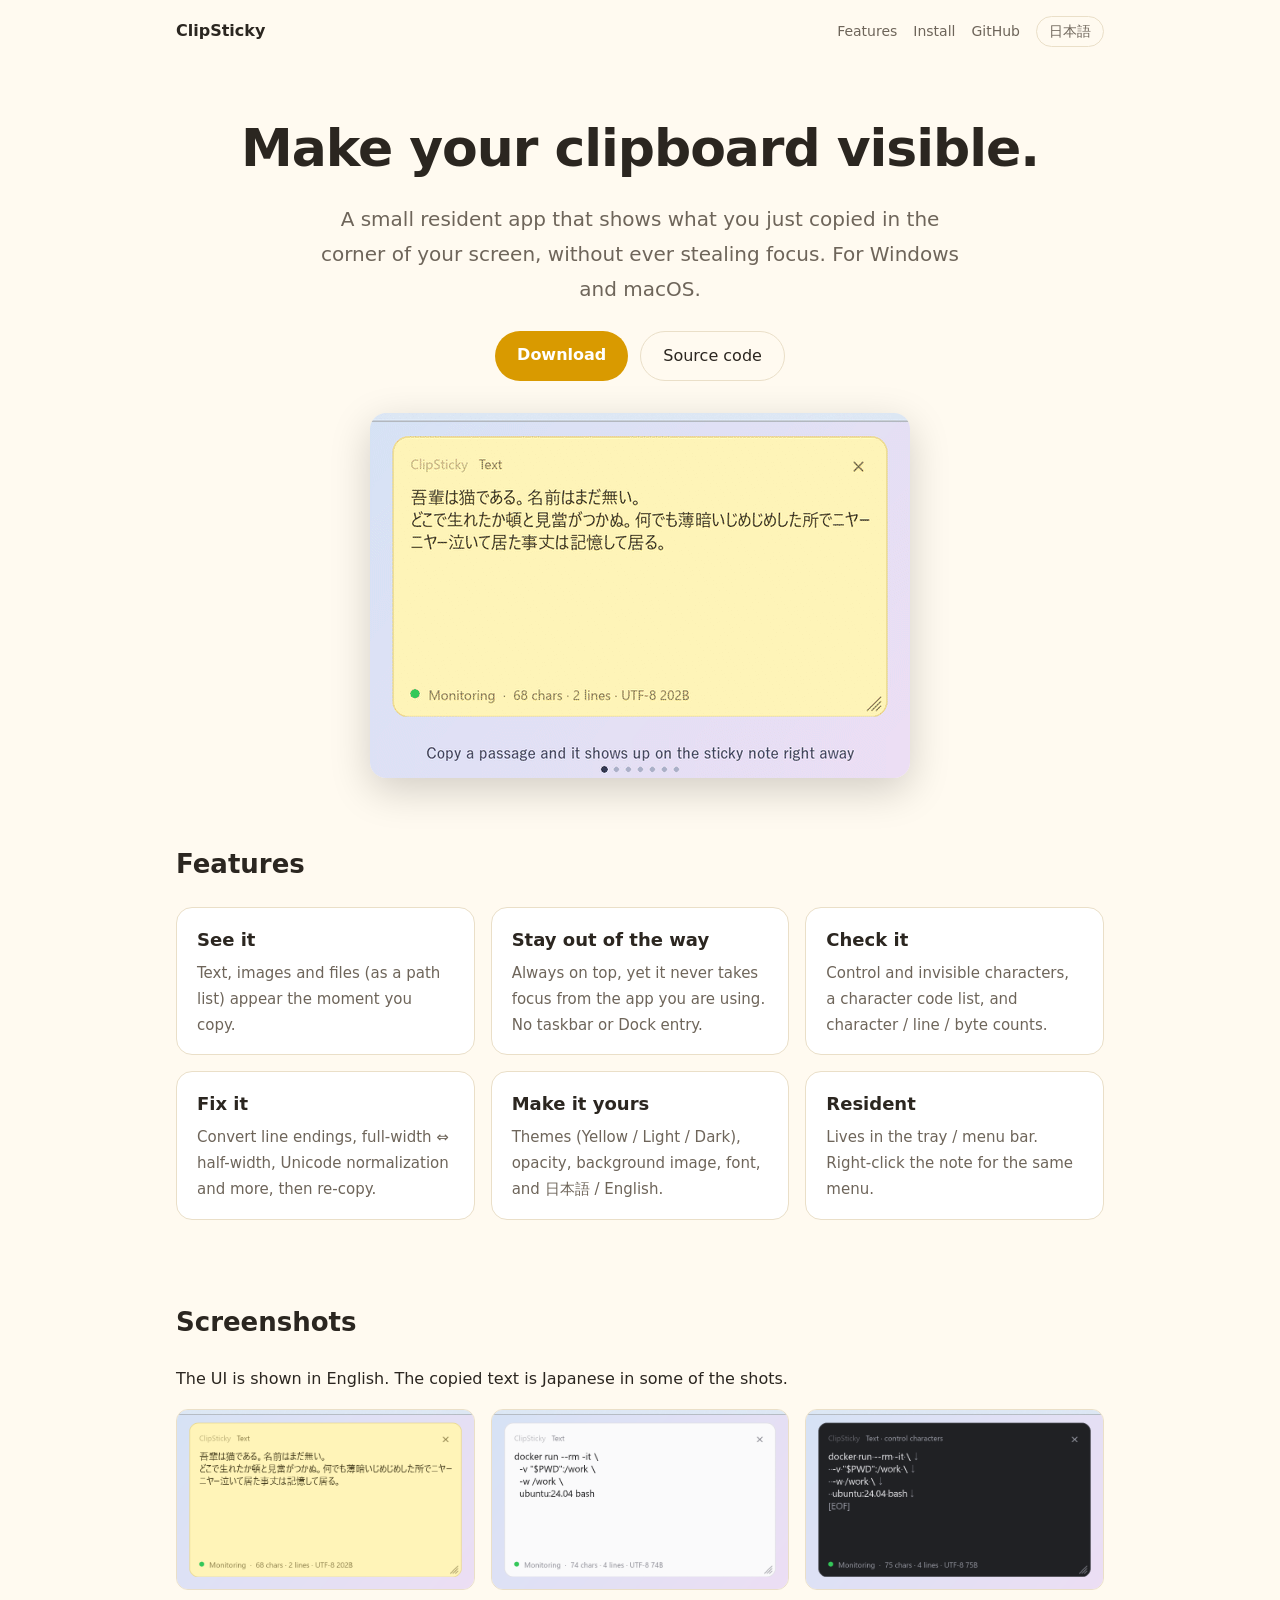
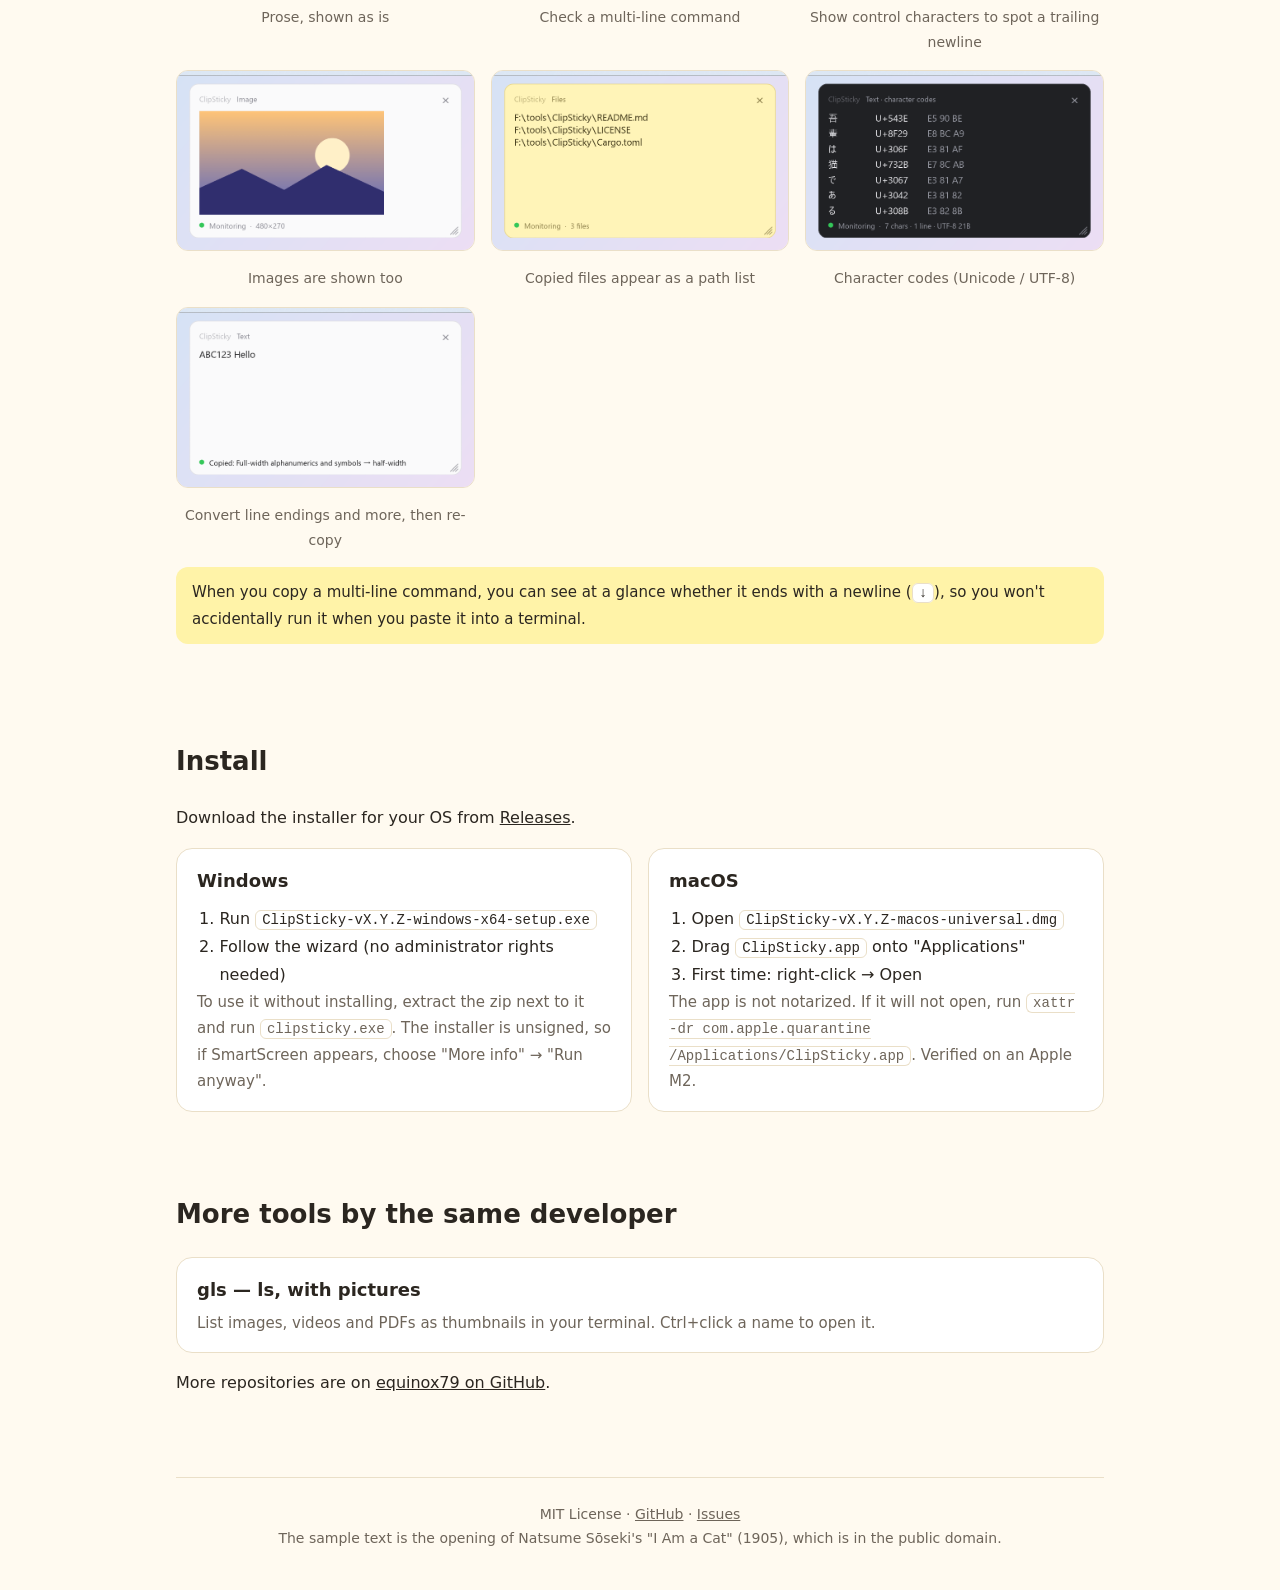
<file: docs/index.html>
<!doctype html>
<html lang="ja">
<head>
<meta charset="utf-8">
<meta name="viewport" content="width=device-width, initial-scale=1">
<title>ClipSticky - クリップボードを付箋のように表示</title>
<meta name="description" content="クリップボードの最新の内容を、画面の隅に付箋のように表示する小さな常駐アプリ。Windows / macOS 対応、MIT ライセンス。">
<meta property="og:title" content="ClipSticky">
<meta property="og:description" content="クリップボードの最新の内容を、画面の隅に付箋のように表示する小さな常駐アプリ。">
<meta property="og:image" content="https://equinox79.github.io/ClipSticky/images/scene-3.png">
<link rel="alternate" hreflang="en" href="https://equinox79.github.io/ClipSticky/en/">
<link rel="stylesheet" href="site.css">
<script>
// 言語の切り替え: 選んだ言語を覚え、初回はブラウザの言語に合わせる / Remember the choice; first visit follows the browser language
(function () {
  var KEY = 'clipsticky-lang', here = 'ja', stored = null;
  try { stored = localStorage.getItem(KEY); } catch (e) {}
  document.addEventListener('click', function (e) {
    var a = e.target.closest && e.target.closest('a.lang');
    if (a) { try { localStorage.setItem(KEY, a.hreflang); } catch (e2) {} }
  });
  var want = stored || ((navigator.language || 'en').slice(0, 2) === 'ja' ? 'ja' : 'en');
  if (want !== here && !location.hash) location.replace('en/');
})();
</script></head>
<body>
<div class="wrap">
  <header class="top">
    <span>ClipSticky</span>
    <nav>
      <a href="#features">特長</a>
      <a href="#install">インストール</a>
      <a href="https://github.com/equinox79/ClipSticky">GitHub</a>
      <a class="lang" href="en/" hreflang="en">English</a>
    </nav>
  </header>

  <div class="hero">
    <h1>クリップボードを見える化します</h1>
    <p class="lead">コピーした最新の内容を、画面の隅に付箋のように表示する小さな常駐アプリです。フォーカスは奪いません。Windows と macOS に対応。</p>
    <div class="buttons">
      <a class="btn" href="https://github.com/equinox79/ClipSticky/releases/latest">ダウンロード</a>
      <a class="btn sub" href="https://github.com/equinox79/ClipSticky">ソースコード</a>
    </div>
    <img class="demo" src="images/demo.gif" alt="ClipSticky の動作: 文章・複数行のコマンド・画像・ファイル・文字コード・テキストの変換を付箋に表示">
  </div>

  <section id="features">
    <h2>特長</h2>
    <div class="features">
      <div class="card"><h3>見える</h3><p>テキスト・画像・ファイル(パスの一覧)を、コピーした瞬間に表示します。</p></div>
      <div class="card"><h3>邪魔しない</h3><p>最前面に出ても、作業中のアプリからフォーカスを奪いません。タスクバーや Dock にも出ません。</p></div>
      <div class="card"><h3>確かめられる</h3><p>制御文字・不可視文字の表示、文字コード一覧、文字数・行数・バイト数。</p></div>
      <div class="card"><h3>直せる</h3><p>改行コード、全角⇔半角、Unicode 正規化などを変換して、クリップボードに入れ直します。</p></div>
      <div class="card"><h3>好みに合わせる</h3><p>テーマ(イエロー / ライト / ダーク)、透明度、背景画像、フォント、日本語 / English。</p></div>
      <div class="card"><h3>常駐</h3><p>タスクトレイ / メニューバーに常駐。右クリックで同じメニューが開きます。</p></div>
    </div>
  </section>

  <section id="shots">
    <h2>スクリーンショット</h2>
    <div class="shots">
      <figure><img src="images/scene-1.png" alt="文章" loading="lazy"><figcaption>文章をそのまま表示</figcaption></figure>
      <figure><img src="images/scene-2.png" alt="複数行のコマンド" loading="lazy"><figcaption>複数行のコマンドを確認</figcaption></figure>
      <figure><img src="images/scene-3.png" alt="制御文字の表示" loading="lazy"><figcaption>制御文字を表示して、末尾の改行に気づく</figcaption></figure>
      <figure><img src="images/scene-4.png" alt="画像" loading="lazy"><figcaption>画像もそのまま見られる</figcaption></figure>
      <figure><img src="images/scene-5.png" alt="ファイルの一覧" loading="lazy"><figcaption>コピーしたファイルはパスの一覧</figcaption></figure>
      <figure><img src="images/scene-6.png" alt="文字コード一覧" loading="lazy"><figcaption>文字コード(Unicode / UTF-8)の一覧</figcaption></figure>
      <figure><img src="images/scene-7.png" alt="改行コードの変換" loading="lazy"><figcaption>改行コードなどを変換して入れ直す</figcaption></figure>
    </div>
    <p class="note">複数行のコマンドをコピーしたとき、末尾に改行(<code>↓</code>)が含まれているかどうかが一目で分かります。ターミナルに貼り付けて、うっかり実行されるのを防げます。</p>
  </section>

  <section id="install">
    <h2>インストール</h2>
    <p><a href="https://github.com/equinox79/ClipSticky/releases/latest">Releases</a> から、お使いの OS 用のインストーラーをダウンロードします。</p>
    <div class="cols">
      <div class="card">
        <h3>Windows</h3>
        <ol>
          <li><code>ClipSticky-vX.Y.Z-windows-x64-setup.exe</code> を実行</li>
          <li>画面の案内に従う(管理者権限は不要)</li>
        </ol>
        <p>インストールせずに使うなら、同じ場所の zip を展開して <code>clipsticky.exe</code> を実行します。署名していないため、初回に SmartScreen が出たら「詳細情報」→「実行」を選びます。</p>
      </div>
      <div class="card">
        <h3>macOS</h3>
        <ol>
          <li><code>ClipSticky-vX.Y.Z-macos-universal.dmg</code> を開く</li>
          <li><code>ClipSticky.app</code> を「Applications」へドラッグ</li>
          <li>初回は右クリック → 開く</li>
        </ol>
        <p>公証を受けていないため、開けないときは <code>xattr -dr com.apple.quarantine /Applications/ClipSticky.app</code> を実行します。Apple M2 で動作確認済みです。</p>
      </div>
    </div>
  </section>

  <section id="more">
    <h2>同じ開発者のツール</h2>
    <div class="features">
      <a class="card" href="https://equinox79.github.io/gls/" style="text-decoration:none;color:inherit">
        <h3>gls — 絵が見える ls</h3>
        <p>画像・動画・PDF・RAW をサムネイルで一覧表示する、ターミナル用のツール。名前を Ctrl+クリックで開けます。</p>
      </a>
    </div>
    <p style="margin-top:16px"><a href="https://github.com/equinox79">GitHub の equinox79</a> で、ほかのリポジトリも見られます。</p>
  </section>

  <footer>
    MIT License · <a href="https://github.com/equinox79/ClipSticky">GitHub</a> · <a href="https://github.com/equinox79/ClipSticky/issues">Issue</a><br>
    サンプルの文章は、夏目漱石『吾輩は猫である』(1905 年)の冒頭です。
  </footer>
</div>
</body>
</html>
</file>
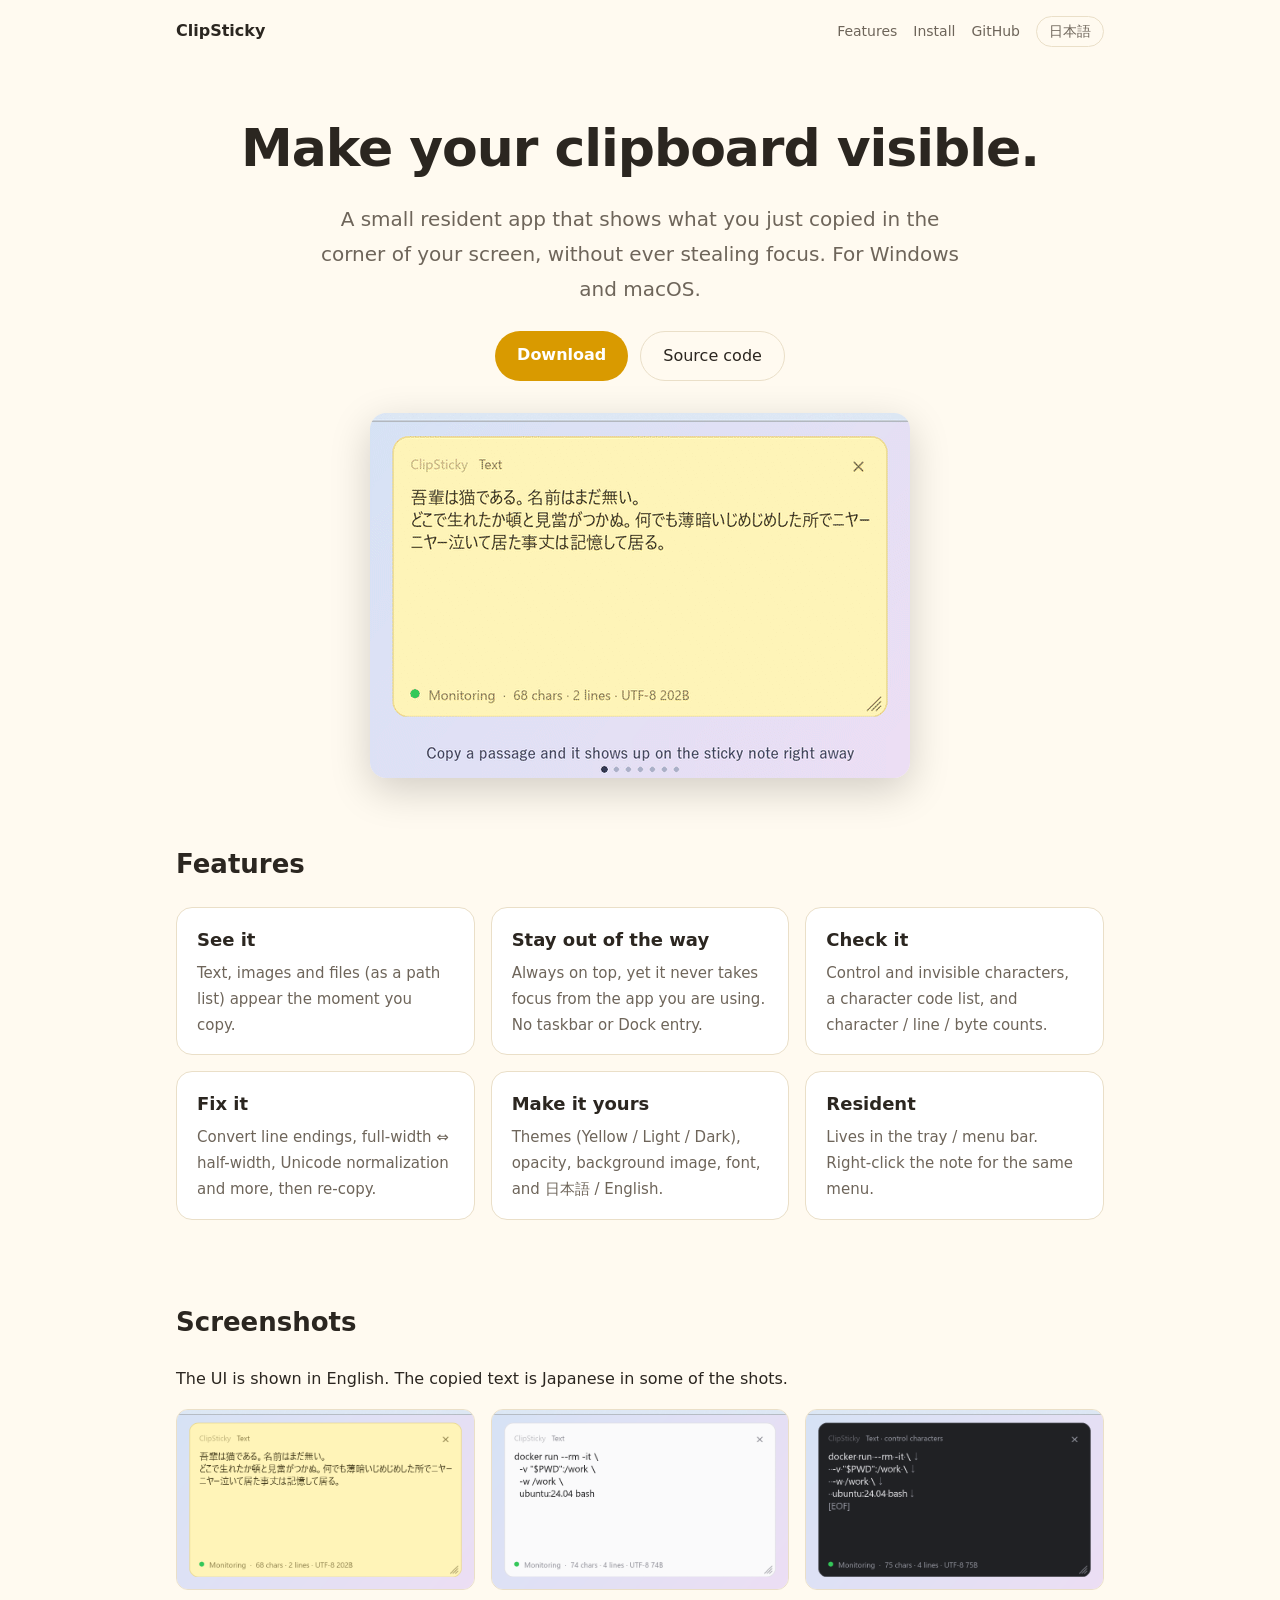
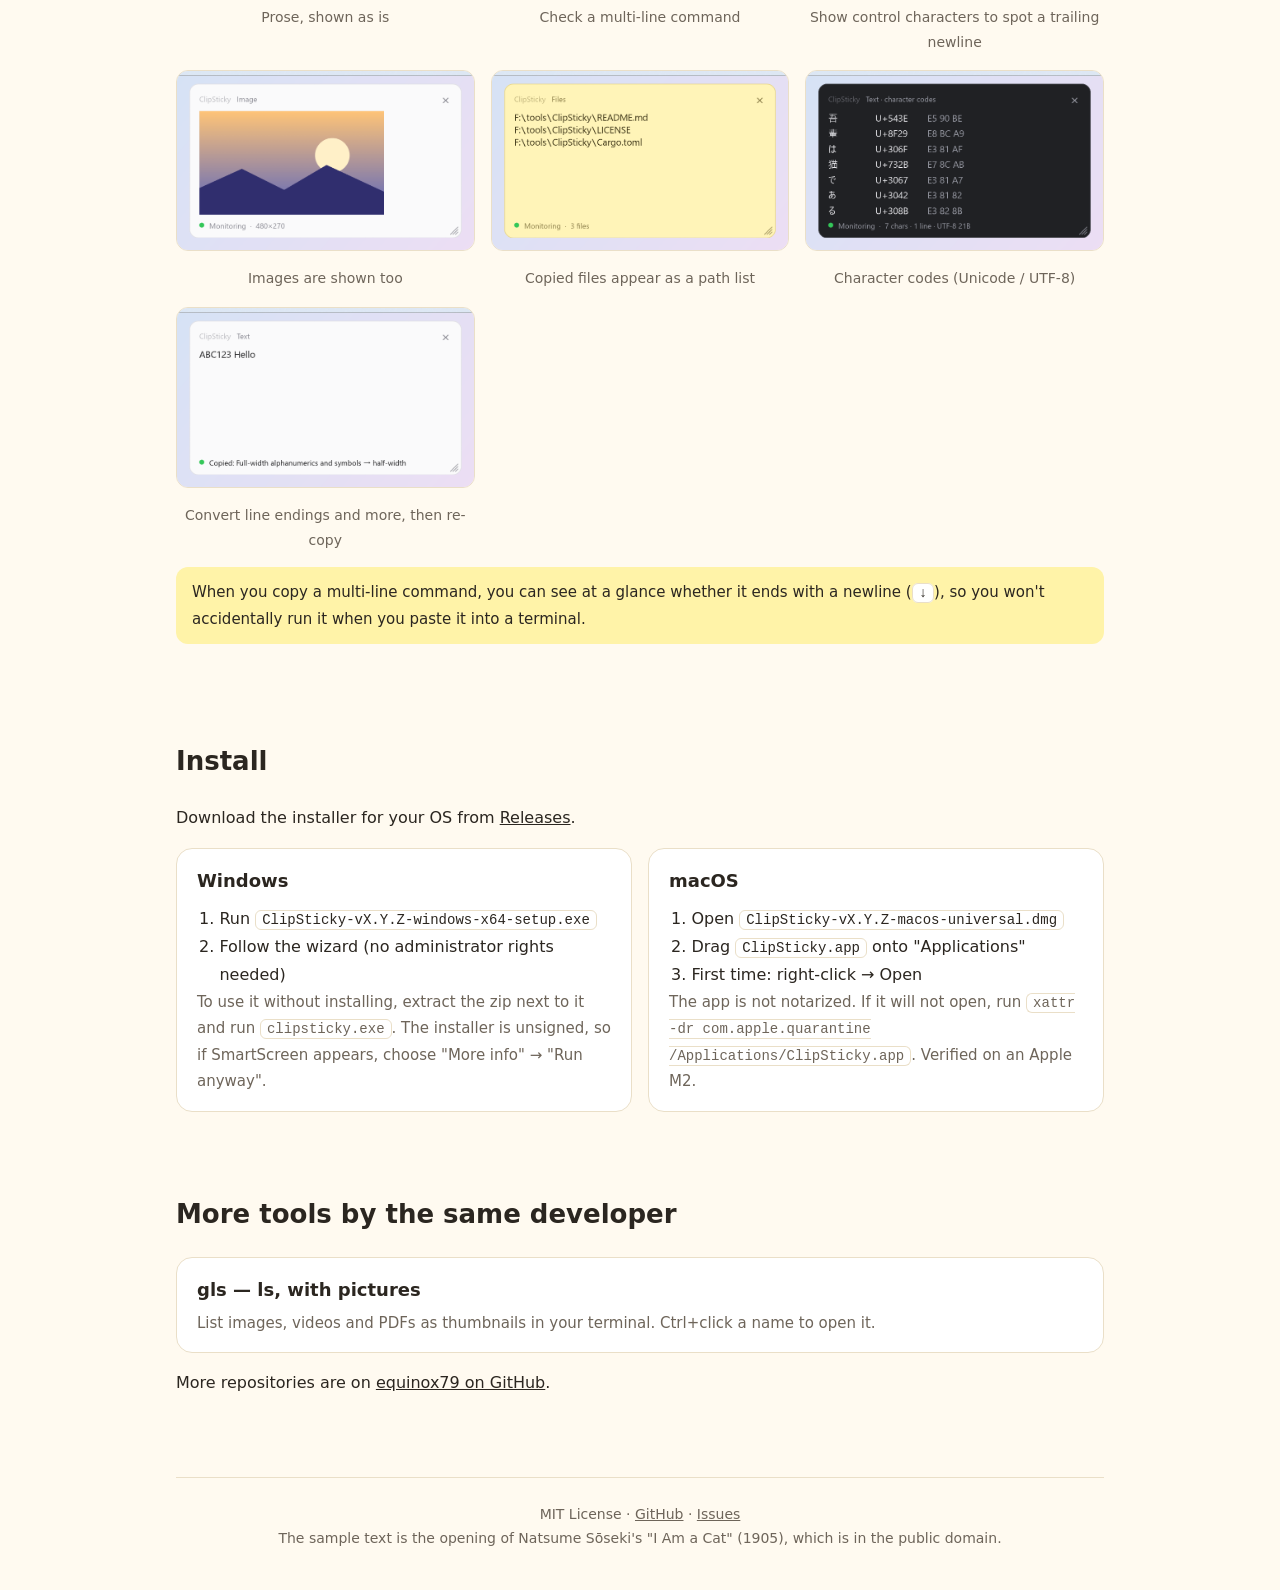
<file: docs/en/index.html>
<!doctype html>
<html lang="en">
<head>
<meta charset="utf-8">
<meta name="viewport" content="width=device-width, initial-scale=1">
<title>ClipSticky - Your clipboard as a sticky note</title>
<meta name="description" content="A small resident app that shows the latest clipboard contents as a sticky note in the corner of your screen. Windows and macOS, MIT licensed.">
<meta property="og:title" content="ClipSticky">
<meta property="og:description" content="A small resident app that shows the latest clipboard contents as a sticky note.">
<meta property="og:image" content="https://equinox79.github.io/ClipSticky/images/en/scene-3.png">
<link rel="alternate" hreflang="ja" href="https://equinox79.github.io/ClipSticky/">
<link rel="stylesheet" href="../site.css">
<script>
// 言語の切り替え: 選んだ言語を覚え、初回はブラウザの言語に合わせる / Remember the choice; first visit follows the browser language
(function () {
  var KEY = 'clipsticky-lang', here = 'en', stored = null;
  try { stored = localStorage.getItem(KEY); } catch (e) {}
  document.addEventListener('click', function (e) {
    var a = e.target.closest && e.target.closest('a.lang');
    if (a) { try { localStorage.setItem(KEY, a.hreflang); } catch (e2) {} }
  });
  var want = stored || ((navigator.language || 'en').slice(0, 2) === 'ja' ? 'ja' : 'en');
  if (want !== here && !location.hash) location.replace('../');
})();
</script></head>
<body>
<div class="wrap">
  <header class="top">
    <span>ClipSticky</span>
    <nav>
      <a href="#features">Features</a>
      <a href="#install">Install</a>
      <a href="https://github.com/equinox79/ClipSticky">GitHub</a>
      <a class="lang" href="../" hreflang="ja">日本語</a>
    </nav>
  </header>

  <div class="hero">
    <h1>Make your clipboard visible.</h1>
    <p class="lead">A small resident app that shows what you just copied in the corner of your screen, without ever stealing focus. For Windows and macOS.</p>
    <div class="buttons">
      <a class="btn" href="https://github.com/equinox79/ClipSticky/releases/latest">Download</a>
      <a class="btn sub" href="https://github.com/equinox79/ClipSticky">Source code</a>
    </div>
    <img class="demo" src="../images/en/demo.gif" alt="ClipSticky in action: prose, a multi-line command, an image, files, a character code list and text conversion shown on a sticky note">
  </div>

  <section id="features">
    <h2>Features</h2>
    <div class="features">
      <div class="card"><h3>See it</h3><p>Text, images and files (as a path list) appear the moment you copy.</p></div>
      <div class="card"><h3>Stay out of the way</h3><p>Always on top, yet it never takes focus from the app you are using. No taskbar or Dock entry.</p></div>
      <div class="card"><h3>Check it</h3><p>Control and invisible characters, a character code list, and character / line / byte counts.</p></div>
      <div class="card"><h3>Fix it</h3><p>Convert line endings, full-width ⇔ half-width, Unicode normalization and more, then re-copy.</p></div>
      <div class="card"><h3>Make it yours</h3><p>Themes (Yellow / Light / Dark), opacity, background image, font, and 日本語 / English.</p></div>
      <div class="card"><h3>Resident</h3><p>Lives in the tray / menu bar. Right-click the note for the same menu.</p></div>
    </div>
  </section>

  <section id="shots">
    <h2>Screenshots</h2>
    <p>The UI is shown in English. The copied text is Japanese in some of the shots.</p>
    <div class="shots">
      <figure><img src="../images/en/scene-1.png" alt="Prose" loading="lazy"><figcaption>Prose, shown as is</figcaption></figure>
      <figure><img src="../images/en/scene-2.png" alt="Multi-line command" loading="lazy"><figcaption>Check a multi-line command</figcaption></figure>
      <figure><img src="../images/en/scene-3.png" alt="Control characters" loading="lazy"><figcaption>Show control characters to spot a trailing newline</figcaption></figure>
      <figure><img src="../images/en/scene-4.png" alt="Image" loading="lazy"><figcaption>Images are shown too</figcaption></figure>
      <figure><img src="../images/en/scene-5.png" alt="File list" loading="lazy"><figcaption>Copied files appear as a path list</figcaption></figure>
      <figure><img src="../images/en/scene-6.png" alt="Character code list" loading="lazy"><figcaption>Character codes (Unicode / UTF-8)</figcaption></figure>
      <figure><img src="../images/en/scene-7.png" alt="Line ending conversion" loading="lazy"><figcaption>Convert line endings and more, then re-copy</figcaption></figure>
    </div>
    <p class="note">When you copy a multi-line command, you can see at a glance whether it ends with a newline (<code>↓</code>), so you won't accidentally run it when you paste it into a terminal.</p>
  </section>

  <section id="install">
    <h2>Install</h2>
    <p>Download the installer for your OS from <a href="https://github.com/equinox79/ClipSticky/releases/latest">Releases</a>.</p>
    <div class="cols">
      <div class="card">
        <h3>Windows</h3>
        <ol>
          <li>Run <code>ClipSticky-vX.Y.Z-windows-x64-setup.exe</code></li>
          <li>Follow the wizard (no administrator rights needed)</li>
        </ol>
        <p>To use it without installing, extract the zip next to it and run <code>clipsticky.exe</code>. The installer is unsigned, so if SmartScreen appears, choose "More info" → "Run anyway".</p>
      </div>
      <div class="card">
        <h3>macOS</h3>
        <ol>
          <li>Open <code>ClipSticky-vX.Y.Z-macos-universal.dmg</code></li>
          <li>Drag <code>ClipSticky.app</code> onto "Applications"</li>
          <li>First time: right-click → Open</li>
        </ol>
        <p>The app is not notarized. If it will not open, run <code>xattr -dr com.apple.quarantine /Applications/ClipSticky.app</code>. Verified on an Apple M2.</p>
      </div>
    </div>
  </section>

  <section id="more">
    <h2>More tools by the same developer</h2>
    <div class="features">
      <a class="card" href="https://equinox79.github.io/gls/" style="text-decoration:none;color:inherit">
        <h3>gls — ls, with pictures</h3>
        <p>List images, videos and PDFs as thumbnails in your terminal. Ctrl+click a name to open it.</p>
      </a>
    </div>
    <p style="margin-top:16px">More repositories are on <a href="https://github.com/equinox79">equinox79 on GitHub</a>.</p>
  </section>

  <footer>
    MIT License · <a href="https://github.com/equinox79/ClipSticky">GitHub</a> · <a href="https://github.com/equinox79/ClipSticky/issues">Issues</a><br>
    The sample text is the opening of Natsume Sōseki's "I Am a Cat" (1905), which is in the public domain.
  </footer>
</div>
</body>
</html>
</file>
<file: docs/site.css>
:root {
  --bg: #fffaf0;
  --fg: #2b2620;
  --muted: #6e655a;
  --card: #ffffff;
  --line: #eadfc8;
  --accent: #d99a00;
  --accent-fg: #ffffff;
  --note: #fff3a8;
}
@media (prefers-color-scheme: dark) {
  :root {
    --bg: #1c1a17;
    --fg: #efe9dc;
    --muted: #a39a8b;
    --card: #26231f;
    --line: #3a352e;
    --accent: #f0b429;
    --accent-fg: #1c1a17;
    --note: #3a3418;
  }
}
* { box-sizing: border-box; }
html { scroll-behavior: smooth; }
body {
  margin: 0;
  background: var(--bg);
  color: var(--fg);
  font: 16px/1.75 system-ui, -apple-system, "Segoe UI", "Hiragino Sans", "Yu Gothic UI", sans-serif;
}
a { color: inherit; }
.wrap { max-width: 960px; margin: 0 auto; padding: 0 16px; }
header.top {
  display: flex; justify-content: space-between; align-items: center;
  padding: 16px 0; font-weight: 700;
}
header.top nav { display: flex; gap: 16px; align-items: center; font-weight: 400; font-size: 14px; }
header.top nav a { text-decoration: none; color: var(--muted); }
header.top nav a:hover { color: var(--fg); }
.lang { border: 1px solid var(--line); border-radius: 999px; padding: 2px 12px; }
.hero { text-align: center; padding: 40px 0 24px; }
.hero h1 { font-size: clamp(32px, 7vw, 52px); margin: 0 0 8px; letter-spacing: -0.02em; }
.hero p.lead { font-size: clamp(16px, 2.6vw, 20px); color: var(--muted); margin: 0 auto 24px; max-width: 640px; }
.buttons { display: flex; gap: 12px; justify-content: center; flex-wrap: wrap; margin-bottom: 32px; }
.btn {
  display: inline-block; padding: 10px 22px; border-radius: 999px; text-decoration: none;
  background: var(--accent); color: var(--accent-fg); font-weight: 700;
}
.btn.sub { background: transparent; color: var(--fg); border: 1px solid var(--line); font-weight: 400; }
.demo { display: block; margin: 0 auto; width: min(100%, 540px); height: auto; border-radius: 16px; box-shadow: 0 12px 40px rgba(0, 0, 0, 0.18); }
section { padding: 40px 0; }
section h2 { font-size: 26px; margin: 0 0 20px; }
.features { display: grid; grid-template-columns: repeat(auto-fit, minmax(260px, 1fr)); gap: 16px; }
.card { background: var(--card); border: 1px solid var(--line); border-radius: 16px; padding: 16px 20px; }
.card h3 { margin: 0 0 4px; font-size: 18px; }
.card p { margin: 0; color: var(--muted); font-size: 15px; }
.shots { display: grid; grid-template-columns: repeat(auto-fit, minmax(260px, 1fr)); gap: 16px; }
.shots figure { margin: 0; text-align: center; }
.shots img { width: 100%; height: auto; border-radius: 12px; border: 1px solid var(--line); }
.shots figcaption { font-size: 14px; color: var(--muted); margin-top: 6px; }
.note { background: var(--note); border-radius: 12px; padding: 12px 16px; font-size: 15px; }
code, pre { font-family: ui-monospace, "SFMono-Regular", Consolas, monospace; font-size: 14px; }
code { background: var(--card); border: 1px solid var(--line); border-radius: 6px; padding: 1px 6px; }
pre { background: var(--card); border: 1px solid var(--line); border-radius: 12px; padding: 12px 16px; overflow-x: auto; }
pre code { border: 0; padding: 0; background: none; }
.cols { display: grid; grid-template-columns: repeat(auto-fit, minmax(280px, 1fr)); gap: 16px; }
ol { padding-left: 1.4em; margin: 8px 0 0; }
footer { border-top: 1px solid var(--line); margin-top: 24px; padding: 24px 0 40px; color: var(--muted); font-size: 14px; text-align: center; }
</file>
